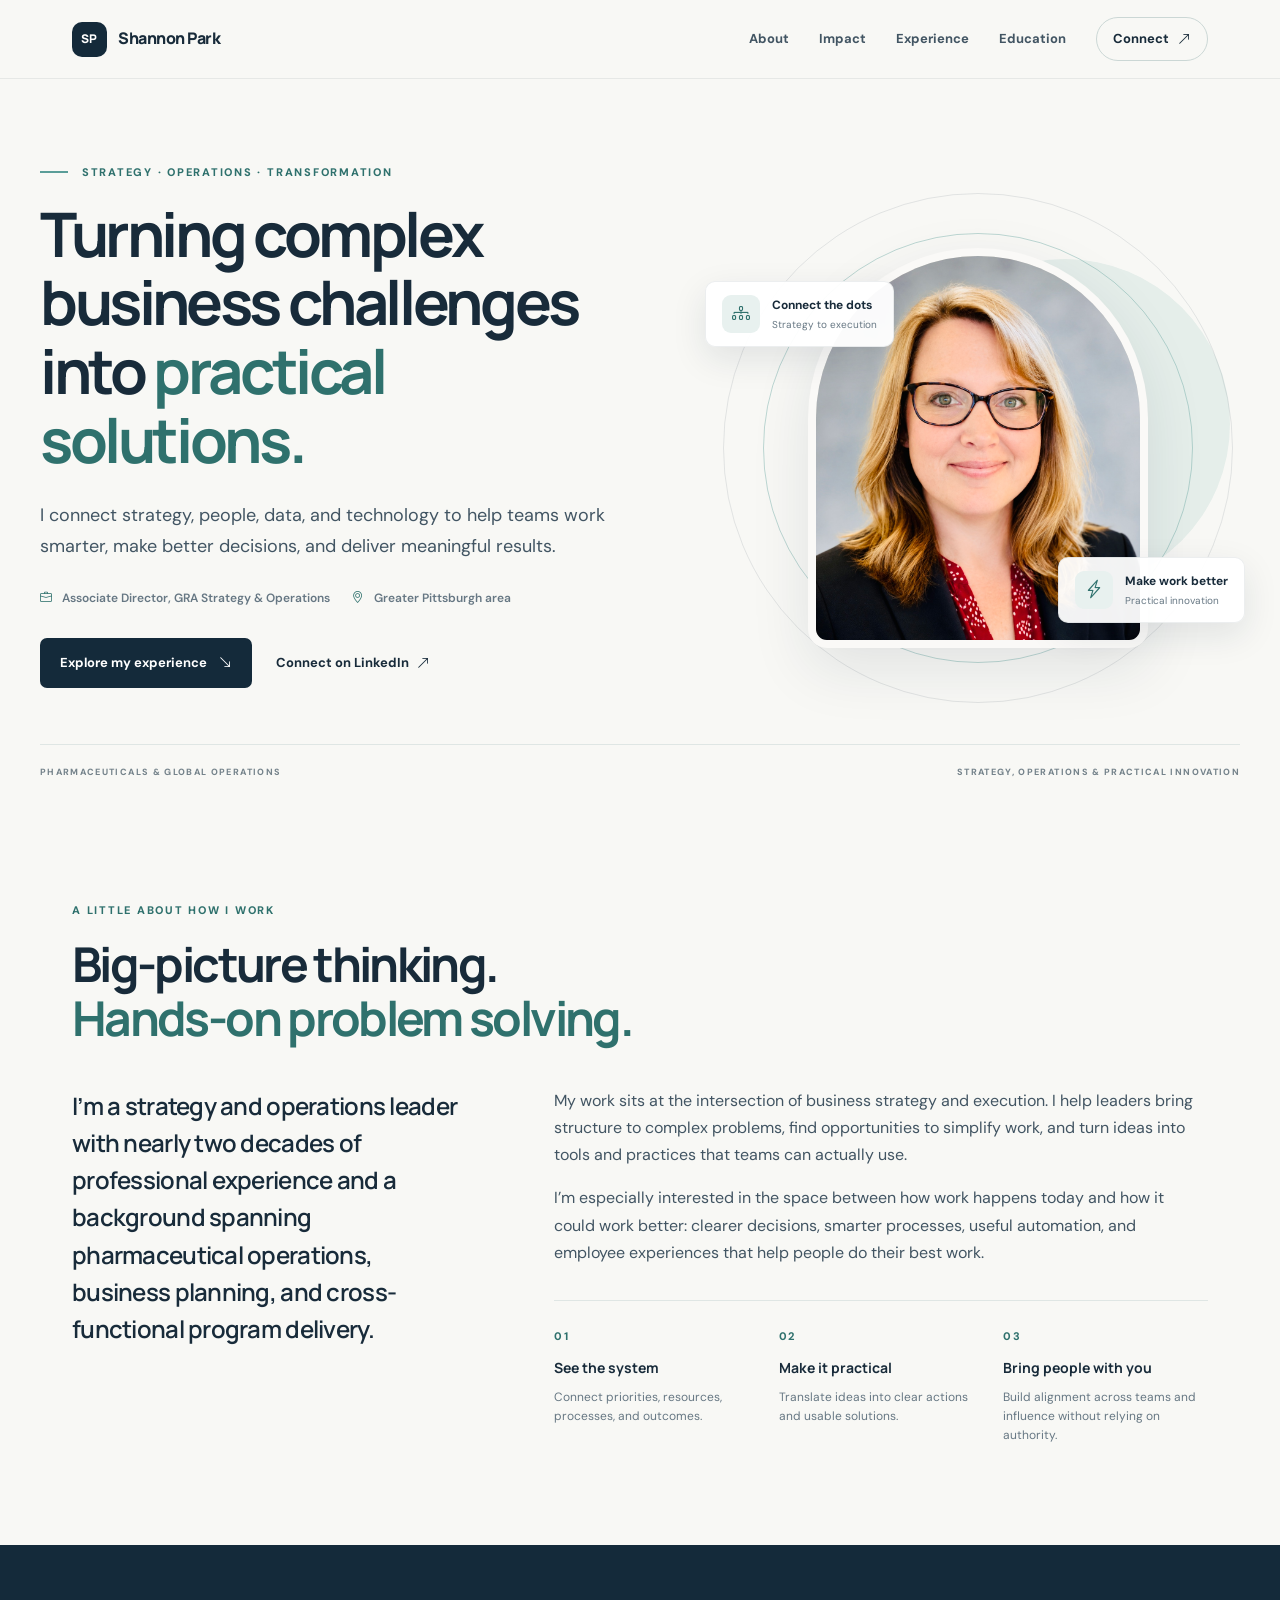
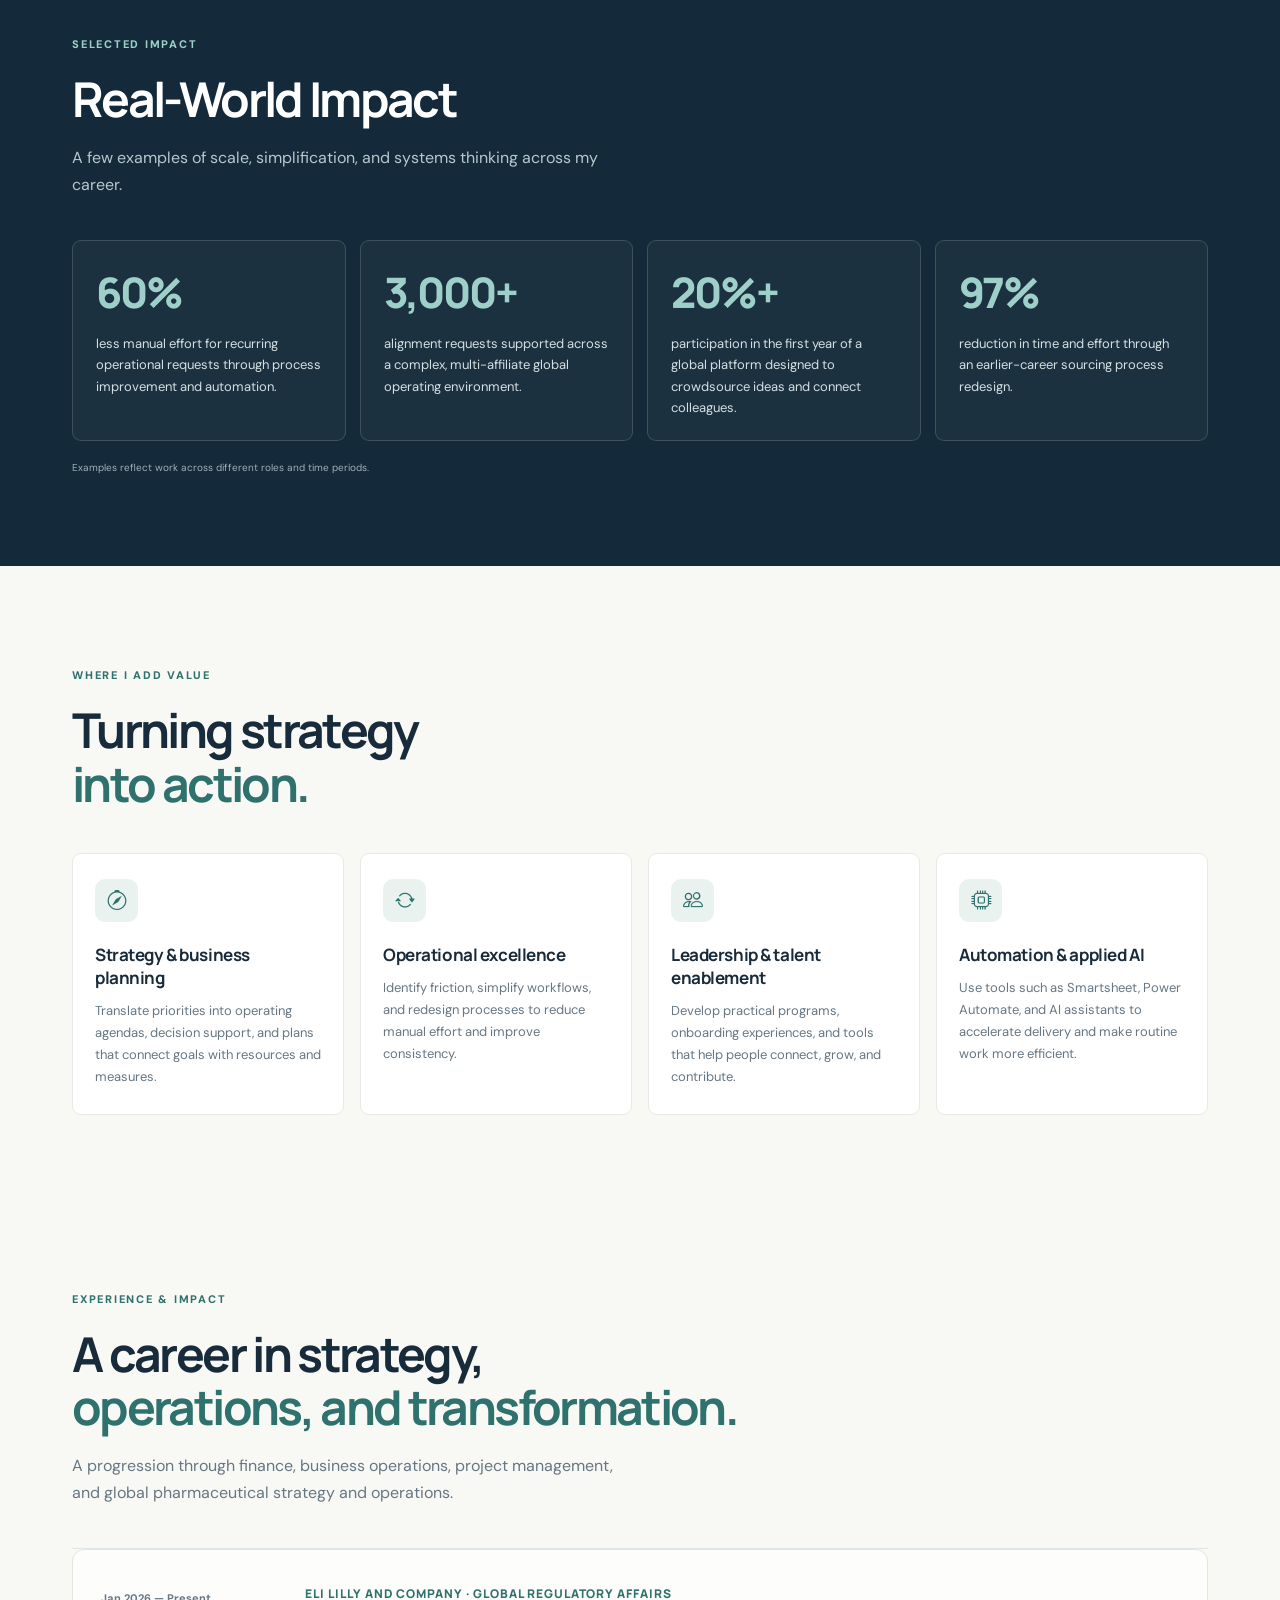
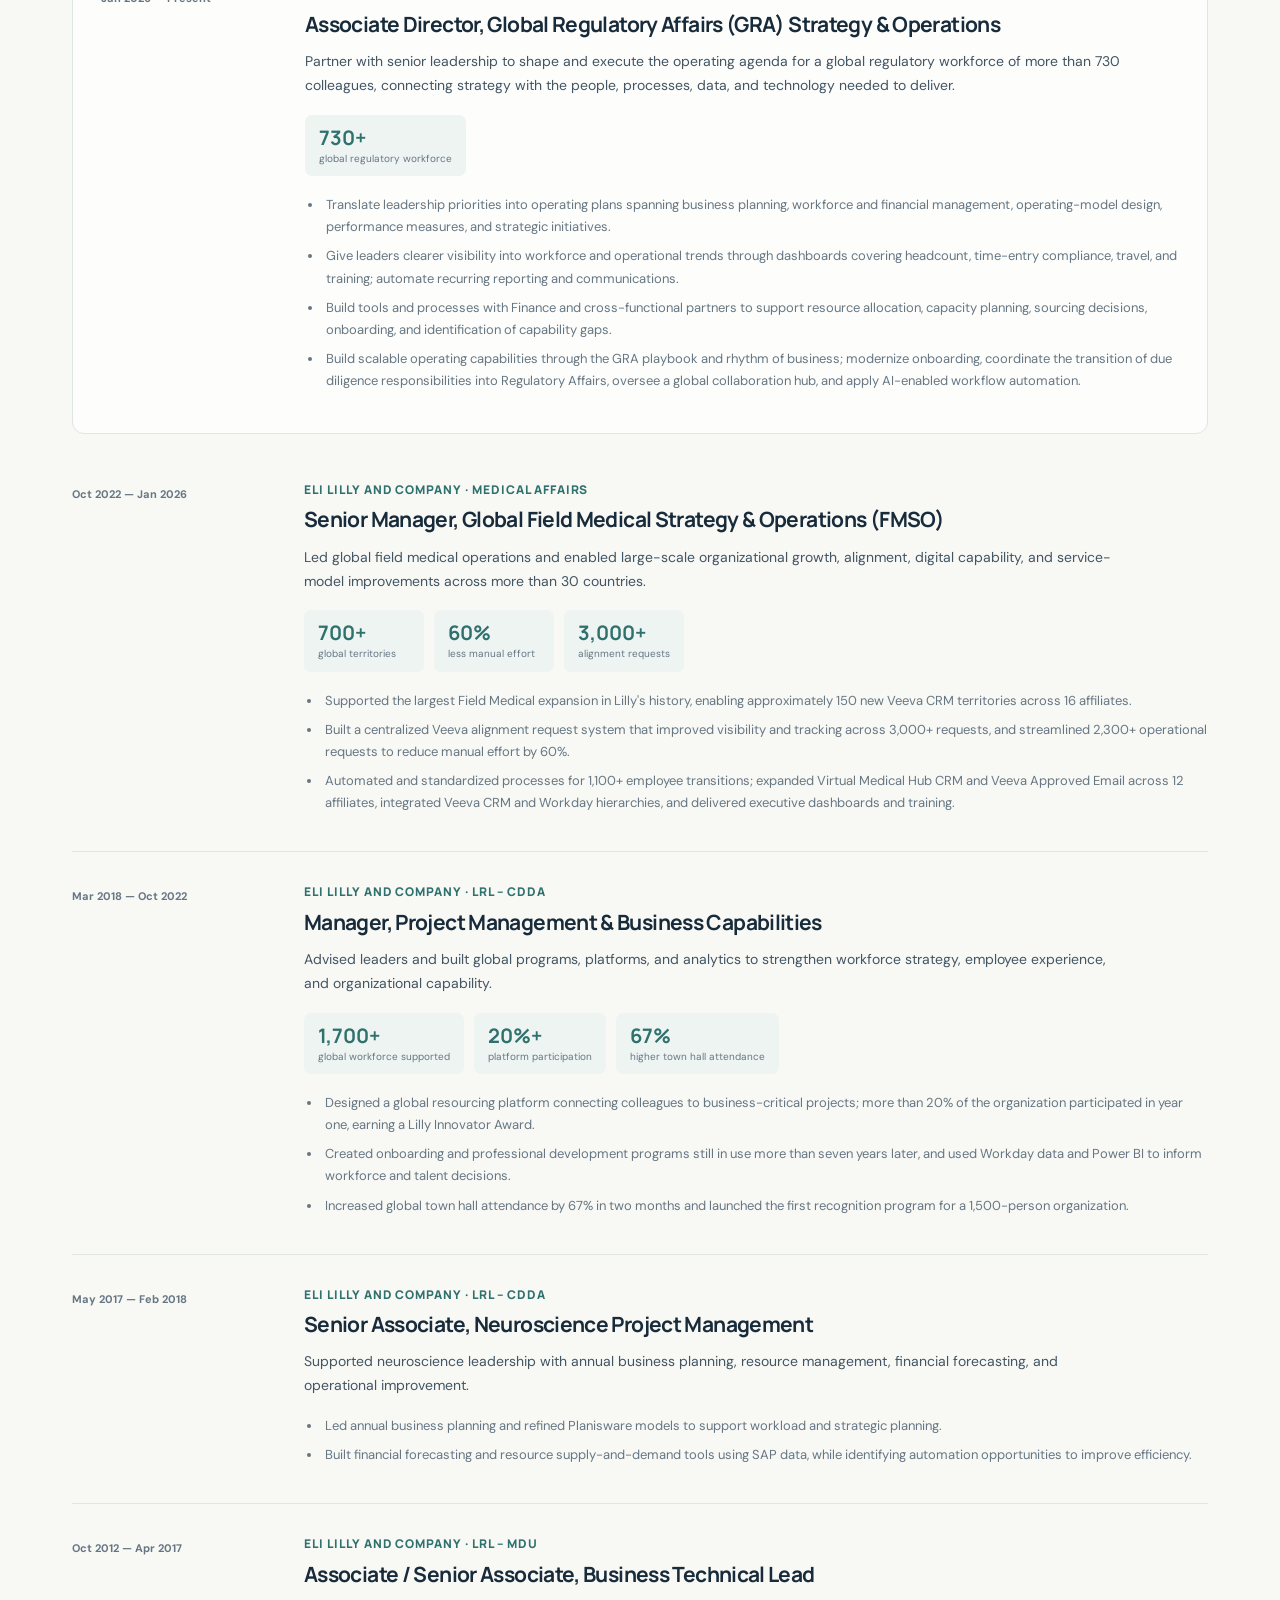
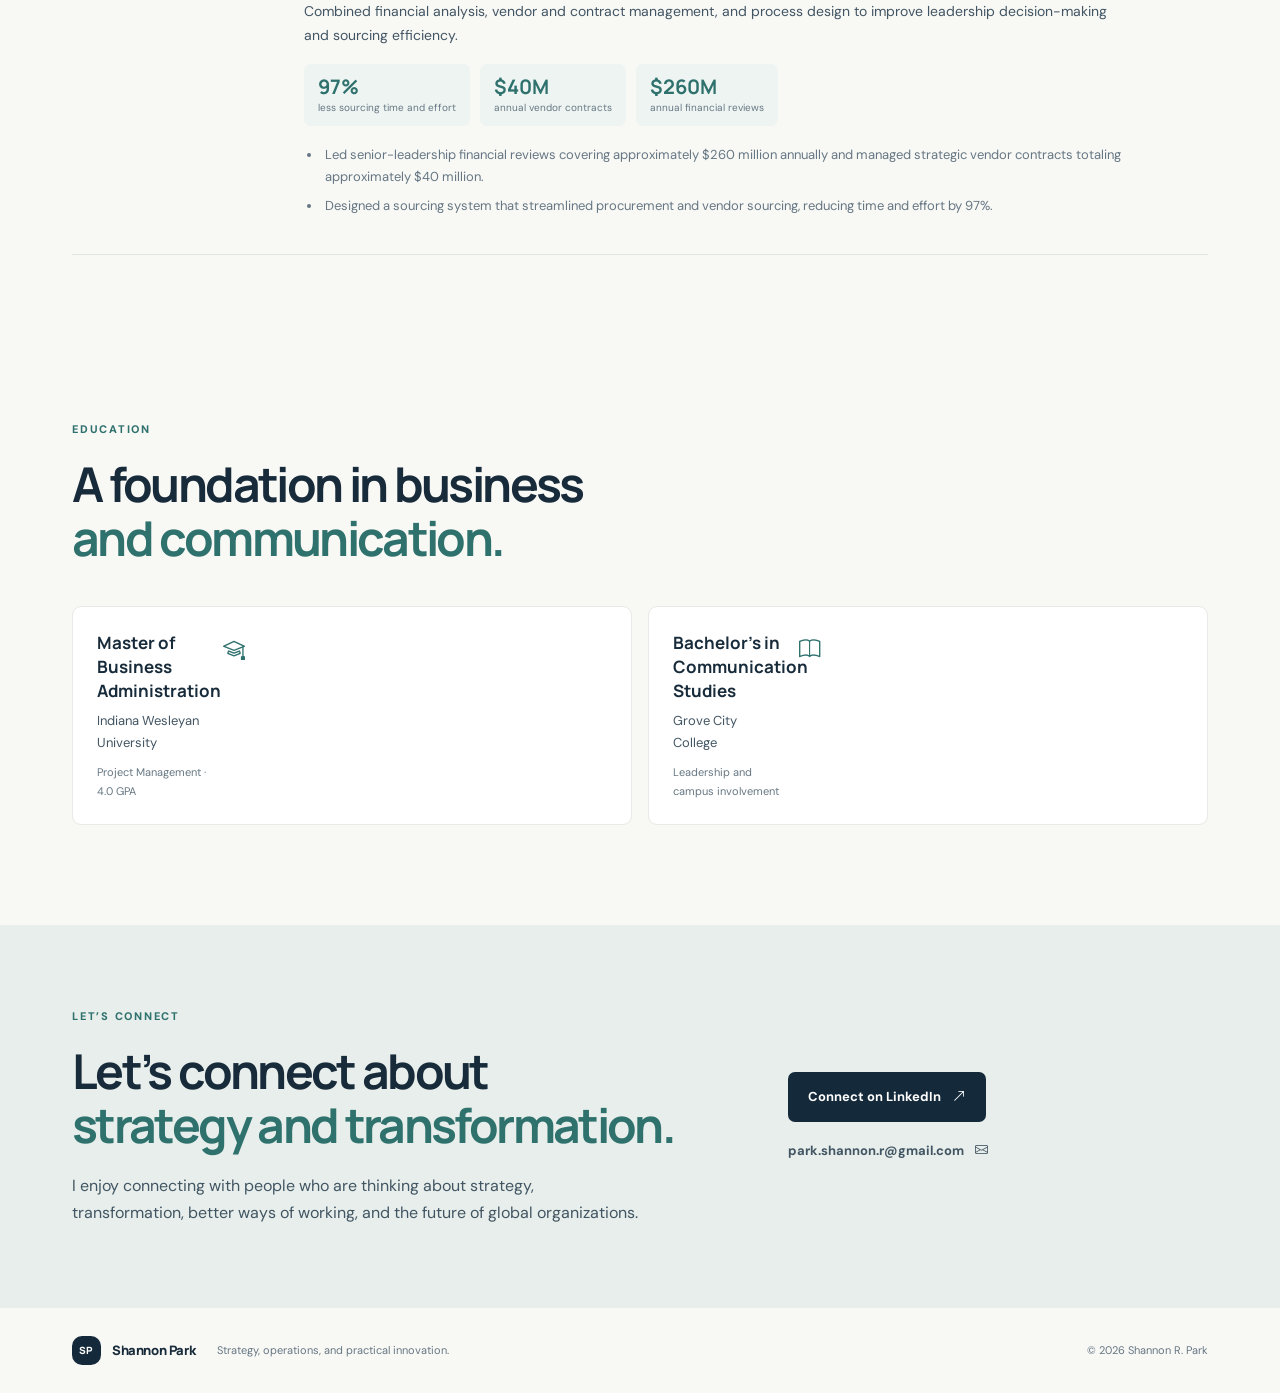
<file: index.html>
<!doctype html>
<html lang="en">
<head>
  <meta charset="utf-8">
  <meta name="viewport" content="width=device-width, initial-scale=1">
  <title>Shannon R. Park | Strategy, Operations & Transformation</title>
  <meta name="description" content="Shannon R. Park is a pharmaceutical strategy and operations leader at Eli Lilly, focused on business transformation, operational excellence, process improvement, and practical innovation.">
  <meta name="theme-color" content="#142a3a">
  <meta name="google-site-verification" content="eGN0kA_tcy15LNA5sXIwhsaCJU_cXV1dpYKl-EnDtvw">
  <link rel="icon" href="assets/img/favicon.png">
  <link rel="preconnect" href="https://fonts.googleapis.com">
  <link rel="preconnect" href="https://fonts.gstatic.com" crossorigin>
  <link href="https://fonts.googleapis.com/css2?family=DM+Sans:wght@400;500;600;700&family=Manrope:wght@400;500;600;700;800&display=swap" rel="stylesheet">
  <link href="assets/vendor/bootstrap-icons/bootstrap-icons.css" rel="stylesheet">
  <link href="assets/css/custom.css" rel="stylesheet">
</head>
<body>
  <a class="skip-link" href="#main">Skip to content</a>
  <header class="site-header">
    <div class="nav-wrap">
      <a class="brand" href="#home" aria-label="Shannon Park home"><span class="brand-mark">SP</span><span>Shannon Park</span></a>
      <nav aria-label="Main navigation">
        <a href="#about">About</a>
        <a href="#impact">Impact</a>
        <a href="#experience">Experience</a>
        <a href="#education">Education</a>
        <a class="nav-contact" href="#contact">Connect <i class="bi bi-arrow-up-right"></i></a>
      </nav>
    </div>
  </header>

  <main id="main">
    <section class="hero" id="home">
      <div class="hero-grid">
        <div class="hero-copy">
          <p class="eyebrow"><span class="eyebrow-line"></span> STRATEGY · OPERATIONS · TRANSFORMATION</p>
          <h1>Turning complex business challenges into <span>practical solutions.</span></h1>
          <p class="hero-intro">I connect strategy, people, data, and technology to help teams work smarter, make better decisions, and deliver meaningful results.</p>
          <div class="hero-meta">
            <span><i class="bi bi-briefcase"></i> Associate Director, GRA Strategy &amp; Operations</span>
            <span><i class="bi bi-geo-alt"></i> Greater Pittsburgh area</span>
          </div>
          <div class="hero-actions">
            <a class="button button-primary" href="#experience">Explore my experience <i class="bi bi-arrow-down-right"></i></a>
            <a class="text-link" href="https://www.linkedin.com/in/shannonrpark" target="_blank" rel="noopener noreferrer">Connect on LinkedIn <i class="bi bi-arrow-up-right"></i></a>
          </div>
        </div>
        <div class="hero-visual" aria-label="Professional portrait">
          <div class="visual-orbit orbit-one"></div>
          <div class="visual-orbit orbit-two"></div>
          <div class="portrait-frame"><img src="assets/img/srp-profile-img.jpeg" alt="Portrait of Shannon Park"></div>
          <div class="floating-note note-top"><span class="note-icon"><i class="bi bi-diagram-3"></i></span><span><strong>Connect the dots</strong><small>Strategy to execution</small></span></div>
          <div class="floating-note note-bottom"><span class="note-icon"><i class="bi bi-lightning-charge"></i></span><span><strong>Make work better</strong><small>Practical innovation</small></span></div>
        </div>
      </div>
      <div class="hero-bottom"><span>PHARMACEUTICALS &amp; GLOBAL OPERATIONS</span><span>STRATEGY, OPERATIONS &amp; PRACTICAL INNOVATION</span></div>
    </section>

    <section class="section about-section" id="about">
      <div class="section-heading">
        <p class="eyebrow">A LITTLE ABOUT HOW I WORK</p>
        <h2>Big-picture thinking.<br><span>Hands-on problem solving.</span></h2>
      </div>
      <div class="about-grid">
        <div class="about-lede"><p>I’m a strategy and operations leader with nearly two decades of professional experience and a background spanning pharmaceutical operations, business planning, and cross-functional program delivery.</p></div>
        <div class="about-body">
          <p>My work sits at the intersection of business strategy and execution. I help leaders bring structure to complex problems, find opportunities to simplify work, and turn ideas into tools and practices that teams can actually use.</p>
          <p>I’m especially interested in the space between how work happens today and how it could work better: clearer decisions, smarter processes, useful automation, and employee experiences that help people do their best work.</p>
          <div class="principles">
            <div><span>01</span><strong>See the system</strong><p>Connect priorities, resources, processes, and outcomes.</p></div>
            <div><span>02</span><strong>Make it practical</strong><p>Translate ideas into clear actions and usable solutions.</p></div>
            <div><span>03</span><strong>Bring people with you</strong><p>Build alignment across teams and influence without relying on authority.</p></div>
          </div>
        </div>
      </div>
    </section>

    <section class="impact-section" id="impact">
      <div class="section impact-inner">
        <div class="section-heading light-heading">
          <p class="eyebrow">SELECTED IMPACT</p>
          <h2>Real-World Impact</h2>
          <p class="section-description">A few examples of scale, simplification, and systems thinking across my career.</p>
        </div>
        <div class="impact-grid">
          <article class="impact-card"><span class="impact-number">60%</span><p>less manual effort for recurring operational requests through process improvement and automation.</p></article>
          <article class="impact-card"><span class="impact-number">3,000+</span><p>alignment requests supported across a complex, multi-affiliate global operating environment.</p></article>
          <article class="impact-card"><span class="impact-number">20%+</span><p>participation in the first year of a global platform designed to crowdsource ideas and connect colleagues.</p></article>
          <article class="impact-card"><span class="impact-number">97%</span><p>reduction in time and effort through an earlier-career sourcing process redesign.</p></article>
        </div>
        <p class="impact-note">Examples reflect work across different roles and time periods.</p>
      </div>
    </section>

    <section class="section capabilities-section">
      <div class="section-heading">
        <p class="eyebrow">WHERE I ADD VALUE</p>
        <h2>Turning strategy<br><span>into action.</span></h2>
      </div>
      <div class="capability-grid">
        <article class="capability-card"><div class="capability-icon"><i class="bi bi-compass"></i></div><h3>Strategy &amp; business planning</h3><p>Translate priorities into operating agendas, decision support, and plans that connect goals with resources and measures.</p></article>
        <article class="capability-card"><div class="capability-icon"><i class="bi bi-arrow-repeat"></i></div><h3>Operational excellence</h3><p>Identify friction, simplify workflows, and redesign processes to reduce manual effort and improve consistency.</p></article>
        <article class="capability-card"><div class="capability-icon"><i class="bi bi-people"></i></div><h3>Leadership &amp; talent enablement</h3><p>Develop practical programs, onboarding experiences, and tools that help people connect, grow, and contribute.</p></article>
        <article class="capability-card"><div class="capability-icon"><i class="bi bi-cpu"></i></div><h3>Automation &amp; applied AI</h3><p>Use tools such as Smartsheet, Power Automate, and AI assistants to accelerate delivery and make routine work more efficient.</p></article>
      </div>
    </section>

    <section class="section experience-section" id="experience">
      <div class="section-heading">
        <p class="eyebrow">EXPERIENCE &amp; IMPACT</p>
        <h2>A career in strategy,<br><span>operations, and transformation.</span></h2>
        <p class="section-description">A progression through finance, business operations, project management, and global pharmaceutical strategy and operations.</p>
      </div>
      <div id="professional-experience" class="experience-list">
        <article class="experience-item experience-item-featured">
          <div class="experience-date">Jan 2026 — Present</div>
          <div class="experience-content">
            <p class="experience-company">Eli Lilly and Company · Global Regulatory Affairs</p>
            <h3 class="experience-title">Associate Director, Global Regulatory Affairs (GRA) Strategy &amp; Operations</h3>
            <p class="experience-summary">Partner with senior leadership to shape and execute the operating agenda for a global regulatory workforce of more than 730 colleagues, connecting strategy with the people, processes, data, and technology needed to deliver.</p>
            <div class="experience-metrics"><div class="experience-metric"><strong>730+</strong><span>global regulatory workforce</span></div></div>
            <ul class="experience-bullets">
              <li>Translate leadership priorities into operating plans spanning business planning, workforce and financial management, operating-model design, performance measures, and strategic initiatives.</li>
              <li>Give leaders clearer visibility into workforce and operational trends through dashboards covering headcount, time-entry compliance, travel, and training; automate recurring reporting and communications.</li>
              <li>Build tools and processes with Finance and cross-functional partners to support resource allocation, capacity planning, sourcing decisions, onboarding, and identification of capability gaps.</li>
              <li>Build scalable operating capabilities through the GRA playbook and rhythm of business; modernize onboarding, coordinate the transition of due diligence responsibilities into Regulatory Affairs, oversee a global collaboration hub, and apply AI-enabled workflow automation.</li>
            </ul>
          </div>
        </article>
        <article class="experience-item">
          <div class="experience-date">Oct 2022 — Jan 2026</div>
          <div class="experience-content">
            <p class="experience-company">Eli Lilly and Company · Medical Affairs</p>
            <h3 class="experience-title">Senior Manager, Global Field Medical Strategy &amp; Operations (FMSO)</h3>
            <p class="experience-summary">Led global field medical operations and enabled large-scale organizational growth, alignment, digital capability, and service-model improvements across more than 30 countries.</p>
            <div class="experience-metrics"><div class="experience-metric"><strong>700+</strong><span>global territories</span></div><div class="experience-metric"><strong>60%</strong><span>less manual effort</span></div><div class="experience-metric"><strong>3,000+</strong><span>alignment requests</span></div></div>
            <ul class="experience-bullets">
              <li>Supported the largest Field Medical expansion in Lilly's history, enabling approximately 150 new Veeva CRM territories across 16 affiliates.</li>
              <li>Built a centralized Veeva alignment request system that improved visibility and tracking across 3,000+ requests, and streamlined 2,300+ operational requests to reduce manual effort by 60%.</li>
              <li>Automated and standardized processes for 1,100+ employee transitions; expanded Virtual Medical Hub CRM and Veeva Approved Email across 12 affiliates, integrated Veeva CRM and Workday hierarchies, and delivered executive dashboards and training.</li>
            </ul>
          </div>
        </article>
        <article class="experience-item">
          <div class="experience-date">Mar 2018 — Oct 2022</div>
          <div class="experience-content">
            <p class="experience-company">Eli Lilly and Company · LRL – CDDA</p>
            <h3 class="experience-title">Manager, Project Management &amp; Business Capabilities</h3>
            <p class="experience-summary">Advised leaders and built global programs, platforms, and analytics to strengthen workforce strategy, employee experience, and organizational capability.</p>
            <div class="experience-metrics"><div class="experience-metric"><strong>1,700+</strong><span>global workforce supported</span></div><div class="experience-metric"><strong>20%+</strong><span>platform participation</span></div><div class="experience-metric"><strong>67%</strong><span>higher town hall attendance</span></div></div>
            <ul class="experience-bullets">
              <li>Designed a global resourcing platform connecting colleagues to business-critical projects; more than 20% of the organization participated in year one, earning a Lilly Innovator Award.</li>
              <li>Created onboarding and professional development programs still in use more than seven years later, and used Workday data and Power BI to inform workforce and talent decisions.</li>
              <li>Increased global town hall attendance by 67% in two months and launched the first recognition program for a 1,500-person organization.</li>
            </ul>
          </div>
        </article>
        <article class="experience-item">
          <div class="experience-date">May 2017 — Feb 2018</div>
          <div class="experience-content">
            <p class="experience-company">Eli Lilly and Company · LRL – CDDA</p>
            <h3 class="experience-title">Senior Associate, Neuroscience Project Management</h3>
            <p class="experience-summary">Supported neuroscience leadership with annual business planning, resource management, financial forecasting, and operational improvement.</p>
            <ul class="experience-bullets">
              <li>Led annual business planning and refined Planisware models to support workload and strategic planning.</li>
              <li>Built financial forecasting and resource supply-and-demand tools using SAP data, while identifying automation opportunities to improve efficiency.</li>
            </ul>
          </div>
        </article>
        <article class="experience-item">
          <div class="experience-date">Oct 2012 — Apr 2017</div>
          <div class="experience-content">
            <p class="experience-company">Eli Lilly and Company · LRL – MDU</p>
            <h3 class="experience-title">Associate / Senior Associate, Business Technical Lead</h3>
            <p class="experience-summary">Combined financial analysis, vendor and contract management, and process design to improve leadership decision-making and sourcing efficiency.</p>
            <div class="experience-metrics"><div class="experience-metric"><strong>97%</strong><span>less sourcing time and effort</span></div><div class="experience-metric"><strong>$40M</strong><span>annual vendor contracts</span></div><div class="experience-metric"><strong>$260M</strong><span>annual financial reviews</span></div></div>
            <ul class="experience-bullets">
              <li>Led senior-leadership financial reviews covering approximately $260 million annually and managed strategic vendor contracts totaling approximately $40 million.</li>
              <li>Designed a sourcing system that streamlined procurement and vendor sourcing, reducing time and effort by 97%.</li>
            </ul>
          </div>
        </article>
      </div>
    </section>

    <section class="section education-section" id="education">
      <div class="section-heading">
        <p class="eyebrow">EDUCATION</p>
        <h2>A foundation in business<br><span>and communication.</span></h2>
      </div>
      <div class="education-grid">
        <article class="education-card"><div><h3>Master of Business Administration</h3><p>Indiana Wesleyan University</p><span class="education-detail">Project Management · 4.0 GPA</span></div><i class="bi bi-mortarboard"></i></article>
        <article class="education-card"><div><h3>Bachelor’s in Communication Studies</h3><p>Grove City College</p><span class="education-detail">Leadership and campus involvement</span></div><i class="bi bi-book"></i></article>
      </div>
    </section>

    <section class="contact-section" id="contact">
      <div class="section contact-inner">
        <div><p class="eyebrow">LET’S CONNECT</p><h2>Let’s connect about<br><span>strategy and transformation.</span></h2><p>I enjoy connecting with people who are thinking about strategy, transformation, better ways of working, and the future of global organizations.</p></div>
        <div class="contact-actions"><a class="button button-light" href="https://www.linkedin.com/in/shannonrpark" target="_blank" rel="noopener noreferrer">Connect on LinkedIn <i class="bi bi-arrow-up-right"></i></a><a class="contact-email" href="mailto:park.shannon.r@gmail.com">park.shannon.r@gmail.com <i class="bi bi-envelope"></i></a></div>
      </div>
    </section>
  </main>

  <footer class="site-footer"><a class="brand footer-brand" href="#home"><span class="brand-mark">SP</span><span>Shannon Park</span></a><p>Strategy, operations, and practical innovation.</p><span>© <span id="year"></span> Shannon R. Park</span></footer>
  <script src="assets/js/home.js"></script>
</body>
</html>
</file>
<file: assets/css/custom.css>
:root{--ink:#182b3a;--ink-soft:#425563;--muted:#667783;--paper:#f8f8f5;--white:#fff;--teal:#5a9d98;--teal-dark:#2f716d;--line:#dfe6e4;--navy:#142a3a;--navy-light:#1c394b;--sand:#e8e4da;--shadow:0 20px 60px rgba(20,42,58,.10)}
*{box-sizing:border-box}html{scroll-behavior:smooth;scroll-padding-top:88px}body{margin:0;background:var(--paper);color:var(--ink);font-family:"DM Sans",sans-serif;font-size:16px;line-height:1.7;-webkit-font-smoothing:antialiased}a{color:inherit;text-decoration:none}img{max-width:100%;display:block}.skip-link{position:absolute;left:-9999px;top:0;background:#fff;padding:12px;z-index:1000}.skip-link:focus{left:12px;top:12px}.site-header{position:sticky;top:0;z-index:100;background:rgba(248,248,245,.94);backdrop-filter:blur(14px);border-bottom:1px solid rgba(24,43,58,.08)}.nav-wrap{max-width:1200px;margin:auto;padding:0 32px;height:78px;display:flex;align-items:center;justify-content:space-between;gap:24px}.brand{display:flex;align-items:center;gap:11px;font-family:Manrope,sans-serif;font-weight:800;letter-spacing:-.03em}.brand-mark{width:35px;height:35px;display:grid;place-items:center;background:var(--navy);color:#fff;font-size:12px;letter-spacing:.03em;border-radius:10px}.site-header nav{display:flex;align-items:center;gap:30px;font-size:13px;font-weight:700;color:var(--ink-soft)}.site-header nav>a:not(.nav-contact):hover,.text-link:hover{color:var(--teal-dark)}.nav-contact{padding:10px 16px;border:1px solid #cbd7d5;border-radius:99px;color:var(--ink)}.nav-contact i{margin-left:6px}.hero{background:var(--paper);padding:72px max(32px,calc((100% - 1200px)/2)) 0;overflow:hidden}.hero-grid{max-width:1200px;margin:auto;display:grid;grid-template-columns:1.08fr .92fr;align-items:center;gap:60px;min-height:500px}.hero-copy{padding:12px 0 56px}.eyebrow{margin:0 0 18px;color:var(--teal-dark);font-size:11px;letter-spacing:.16em;font-weight:800}.eyebrow-line{display:inline-block;width:28px;height:2px;background:var(--teal);vertical-align:middle;margin:0 9px 3px 0}.hero h1,.section-heading h2,.contact-inner h2{font-family:Manrope,sans-serif;font-size:clamp(38px,4.8vw,64px);line-height:1.12;letter-spacing:-.055em;font-weight:700;margin:0}.hero h1 span,.section-heading h2 span{color:var(--teal-dark)}.hero-intro{max-width:590px;margin:25px 0;color:var(--ink-soft);font-size:18px;line-height:1.75}.hero-meta{display:flex;flex-wrap:wrap;gap:10px 22px;color:var(--muted);font-size:12px;font-weight:600}.hero-meta i{color:var(--teal-dark);margin-right:7px}.hero-actions{display:flex;align-items:center;gap:24px;flex-wrap:wrap;margin-top:30px}.button{display:inline-flex;align-items:center;justify-content:center;gap:12px;padding:14px 20px;border-radius:7px;font-size:13px;font-weight:700;transition:transform .2s,background .2s}.button:hover{transform:translateY(-2px)}.button-primary{background:var(--navy);color:white}.button-primary:hover{background:var(--navy-light);color:white}.text-link{font-size:13px;font-weight:700}.text-link i{margin-left:5px}.hero-visual{min-height:450px;position:relative;display:grid;place-items:center}.portrait-frame{position:relative;z-index:2;width:min(340px,76%);height:400px;border-radius:180px 180px 20px 20px;overflow:hidden;background:var(--sand);box-shadow:var(--shadow);border:8px solid rgba(255,255,255,.8)}.portrait-frame img{width:100%;height:100%;object-fit:cover;object-position:center 25%}.visual-orbit{position:absolute;border:1px solid rgba(90,157,152,.38);border-radius:50%;width:430px;height:430px}.orbit-two{width:510px;height:510px;border-color:rgba(20,42,58,.10)}.hero-visual:before{content:"";position:absolute;width:330px;height:330px;border-radius:50%;background:#e5eeea;right:2%;top:8%}.floating-note{position:absolute;z-index:3;display:flex;align-items:center;gap:12px;padding:13px 16px;background:rgba(255,255,255,.95);border:1px solid rgba(24,43,58,.08);box-shadow:0 12px 35px rgba(20,42,58,.1);border-radius:10px}.note-top{top:13%;left:-2%}.note-bottom{bottom:11%;right:-1%}.note-icon{display:grid;place-items:center;width:38px;height:38px;border-radius:9px;background:#e8f1ef;color:var(--teal-dark);font-size:18px}.floating-note strong,.floating-note small{display:block}.floating-note strong{font-size:12px}.floating-note small{font-size:10px;color:var(--muted)}.hero-bottom{max-width:1200px;margin:auto;border-top:1px solid var(--line);padding:20px 0;display:flex;justify-content:space-between;gap:16px;color:#75838b;font-size:9px;font-weight:800;letter-spacing:.15em}.section{max-width:1200px;margin:0 auto;padding:100px 32px}.section-heading{margin-bottom:42px}.section-heading h2,.contact-inner h2{font-size:clamp(32px,4vw,48px)}.section-heading .section-description{max-width:570px;margin:18px 0 0;color:var(--muted)}.about-grid{display:grid;grid-template-columns:.75fr 1.25fr;gap:90px}.about-lede{font-family:Manrope,sans-serif;font-size:24px;line-height:1.55;letter-spacing:-.03em;font-weight:600}.about-lede p{margin:0}.about-body>p{margin:0 0 16px;color:var(--ink-soft)}.principles{display:grid;grid-template-columns:repeat(3,1fr);gap:20px;margin-top:34px;padding-top:26px;border-top:1px solid var(--line)}.principles>div>span{display:block;color:var(--teal-dark);font-size:11px;font-weight:800;letter-spacing:.12em;margin-bottom:8px}.principles strong{font-family:Manrope,sans-serif;font-size:14px}.principles p{font-size:12px;color:var(--muted);line-height:1.6;margin:7px 0 0}.impact-section{background:var(--navy);color:white}.impact-inner{padding-top:90px;padding-bottom:90px}.light-heading .eyebrow{color:#9ed0c9}.light-heading h2{color:white}.light-heading h2 span{color:#9ed0c9}.light-heading .section-description{color:#b7c7cd}.impact-grid{display:grid;grid-template-columns:repeat(4,1fr);gap:14px}.impact-card{padding:25px 23px 22px;border:1px solid rgba(255,255,255,.15);border-radius:9px;background:rgba(255,255,255,.035);min-height:185px}.impact-number{font-family:Manrope,sans-serif;font-weight:800;font-size:clamp(29px,3.3vw,42px);letter-spacing:-.05em;color:#9ed0c9;line-height:1.25}.impact-card p{margin:14px 0 0;color:#d4dfe2;font-size:13px;line-height:1.65}.impact-note{margin:18px 0 0;color:#9eafb7;font-size:10px}.capability-grid{display:grid;grid-template-columns:repeat(4,1fr);gap:16px}.capability-card{padding:25px 22px 26px;background:white;border:1px solid #e7eae6;border-radius:9px;transition:transform .2s,box-shadow .2s}.capability-card:hover{transform:translateY(-4px);box-shadow:var(--shadow)}.capability-icon{width:43px;height:43px;display:grid;place-items:center;border-radius:10px;background:#eaf2ef;color:var(--teal-dark);font-size:20px}.capability-card h3{font-family:Manrope,sans-serif;font-size:17px;line-height:1.35;margin:22px 0 10px;letter-spacing:-.025em}.capability-card p{margin:0;color:var(--muted);font-size:13px;line-height:1.7}.experience-section{padding-top:75px}.experience-list{border-top:1px solid var(--line)}.experience-item{display:grid;grid-template-columns:190px 1fr;gap:42px;padding:30px 0;border-bottom:1px solid var(--line)}.experience-item-featured{padding:34px 28px;background:rgba(255,255,255,.72);border:1px solid var(--line);border-radius:12px;margin:0 0 16px;grid-template-columns:162px 1fr}.experience-date{font-size:11px;color:var(--muted);font-weight:700;padding-top:5px}.experience-company{font-family:Manrope,sans-serif;font-size:12px;letter-spacing:.08em;text-transform:uppercase;color:var(--teal-dark);font-weight:800;margin:0 0 5px}.experience-title{font-family:Manrope,sans-serif;font-size:21px;line-height:1.35;letter-spacing:-.03em;margin:0 0 12px}.experience-summary{color:var(--ink-soft);margin:0 0 17px;max-width:830px;font-size:14px}.experience-metrics{display:flex;flex-wrap:wrap;gap:10px;margin:0 0 18px}.experience-metric{display:flex;flex-direction:column;gap:2px;min-width:120px;padding:11px 14px;border-radius:7px;background:#eef4f2}.experience-metric strong{font-family:Manrope,sans-serif;font-size:20px;line-height:1.2;color:var(--teal-dark)}.experience-metric span{font-size:10px;line-height:1.35;color:var(--muted)}.experience-bullets{margin:0;padding-left:18px;color:var(--muted);font-size:13px}.experience-bullets li{margin:7px 0;padding-left:3px}.loading-note{color:var(--muted)}.education-section{padding-top:65px}.education-grid{display:grid;grid-template-columns:1fr 1fr;gap:16px}.education-card{display:grid;grid-template-columns:110px 1fr 30px;gap:16px;align-items:start;background:white;border:1px solid #e7eae6;border-radius:9px;padding:24px}.education-year{color:var(--teal-dark);font-size:11px;font-weight:800;padding-top:4px}.education-card h3{font-family:Manrope,sans-serif;font-size:17px;line-height:1.4;margin:0 0 7px}.education-card p{margin:0;color:var(--ink-soft);font-size:13px}.education-detail{display:block;margin-top:9px;font-size:11px;color:var(--muted)}.education-card>i{color:var(--teal-dark);font-size:22px}.contact-section{background:#e7eeeb}.contact-inner{display:grid;grid-template-columns:1fr .65fr;align-items:center;gap:70px;padding-top:82px;padding-bottom:82px}.contact-inner h2{font-size:clamp(34px,4vw,48px)}.contact-inner h2 span{color:var(--teal-dark)}.contact-inner>div:first-child>p:last-child{max-width:570px;color:var(--ink-soft);margin:20px 0 0}.contact-actions{display:flex;flex-direction:column;align-items:flex-start;gap:18px}.button-light{background:var(--navy);color:white}.button-light:hover{background:var(--navy-light);color:white}.contact-email{font-size:13px;font-weight:700;color:var(--ink-soft)}.contact-email i{margin-left:8px}.site-footer{max-width:1200px;margin:auto;padding:28px 32px;display:flex;align-items:center;gap:22px;justify-content:space-between;color:var(--muted);font-size:11px}.footer-brand{color:var(--ink);font-size:13px}.footer-brand .brand-mark{width:29px;height:29px;font-size:10px}.site-footer p{margin:0 auto 0 0}.site-footer>span{white-space:nowrap}
@media(max-width:900px){.nav-wrap{padding:0 22px}.site-header nav{gap:15px}.hero{padding-left:24px;padding-right:24px}.hero-grid{gap:25px;grid-template-columns:1.05fr .95fr}.hero-visual{min-height:390px}.portrait-frame{height:340px}.visual-orbit{width:350px;height:350px}.orbit-two{width:410px;height:410px}.hero-visual:before{width:280px;height:280px}.note-top{left:-4%}.note-bottom{right:-3%}.section{padding:78px 24px}.about-grid{gap:40px}.impact-grid,.capability-grid{grid-template-columns:repeat(2,1fr)}.contact-inner{gap:35px}}
@media(max-width:640px){.nav-wrap{height:auto;min-height:70px;align-items:flex-start;flex-direction:column;padding:15px 20px;gap:12px}.site-header nav{width:100%;overflow-x:auto;gap:19px;padding-bottom:2px;font-size:12px}.nav-contact{padding:6px 10px;white-space:nowrap}.hero{padding:45px 22px 0}.hero-grid{display:flex;flex-direction:column;gap:5px;align-items:stretch}.hero-copy{padding-bottom:10px}.hero h1{font-size:42px}.hero-intro{font-size:16px;margin:20px 0}.hero-visual{min-height:355px;margin:0 0 12px}.portrait-frame{height:315px;width:245px}.visual-orbit{width:300px;height:300px}.orbit-two{width:340px;height:340px}.hero-visual:before{width:230px;height:230px;right:8%;top:10%}.floating-note{padding:9px 11px;gap:8px}.note-icon{width:31px;height:31px;font-size:15px}.floating-note strong{font-size:10px}.floating-note small{font-size:9px}.note-top{top:8%;left:0}.note-bottom{bottom:6%;right:0}.hero-bottom{font-size:8px;line-height:1.5;padding:16px 0;flex-direction:column;gap:5px}.section{padding:66px 22px}.section-heading{margin-bottom:30px}.section-heading h2{font-size:35px}.about-grid{grid-template-columns:1fr;gap:20px}.about-lede{font-size:21px}.principles{grid-template-columns:1fr;gap:18px}.principles>div{display:grid;grid-template-columns:34px 1fr;column-gap:8px}.principles>div>span{grid-row:span 2}.principles p{margin-top:3px}.impact-inner{padding-top:66px;padding-bottom:66px}.impact-grid,.capability-grid{grid-template-columns:1fr}.impact-card{min-height:auto}.impact-number{font-size:36px}.experience-item,.experience-item-featured{grid-template-columns:1fr;gap:8px;padding:23px 0}.experience-item-featured{padding:22px 18px}.experience-date{padding:0}.experience-metrics{gap:7px}.experience-metric{min-width:calc(50% - 5px);flex:1;padding:10px 11px}.experience-metric strong{font-size:18px}.experience-title{font-size:19px}.education-grid{grid-template-columns:1fr}.education-card{grid-template-columns:1fr 25px;gap:6px}.education-year{grid-column:1/-1}.education-card>div{grid-column:1}.education-card>i{grid-column:2;grid-row:2}.contact-inner{grid-template-columns:1fr;gap:28px;padding-top:66px;padding-bottom:66px}.site-footer{padding:24px 22px;flex-wrap:wrap;gap:12px}.site-footer p{order:3;width:100%}}
@media(prefers-reduced-motion:reduce){html{scroll-behavior:auto}*,*::before,*::after{transition:none!important}}
</file>
